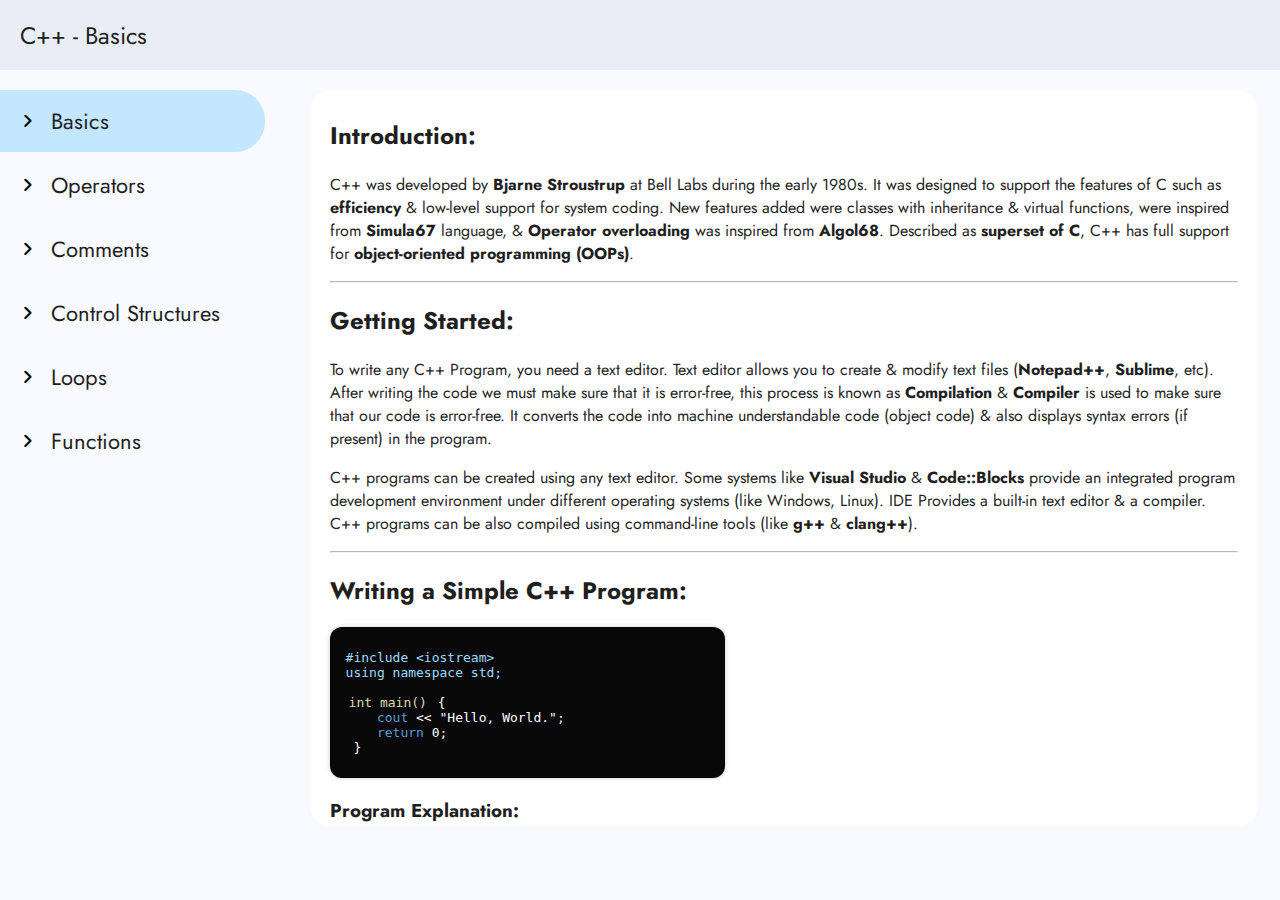
<file: index.html>
<!DOCTYPE html>
<html lang="en">

<head>
    <meta charset="UTF-8">
    <meta name="viewport" content="width=device-width, initial-scale=1.0">
    <title>C++ Programming - Basics</title>
    <!-- Material Icons-->
    <link rel="stylesheet" href="https://fonts.googleapis.com/css2?family=Material+Symbols+Rounded">
    <!-- Fontawesome -->
    <link rel="stylesheet" href="https://cdnjs.cloudflare.com/ajax/libs/font-awesome/6.5.2/css/all.min.css"
        integrity="sha512-SnH5WK+bZxgPHs44uWIX+LLJAJ9/2PkPKZ5QiAj6Ta86w+fsb2TkcmfRyVX3pBnMFcV7oQPJkl9QevSCWr3W6A=="
        crossorigin="anonymous" referrerpolicy="no-referrer">
    <!-- Custom CSS -->
    <link rel="stylesheet" href="/src/styles/styles.css?cache_refresh">
    <link rel="stylesheet" href="/src/styles/code.css?cache_refresh">
    <!-- Javascript -->
    <script src="/src/scripts/main.js"></script>
</head>

<body>
    <!-- Navigation Bar -->
    <nav>
        <ul>
            <li onclick="toggleSidebar()"><a><span class="material-symbols-rounded">menu</span></a></li>
            <li><a href="#">C++ - Basics</a></li>
        </ul>
    </nav>

    <aside class="sidebar" id="sidebar">
        <div class="closeBtn"><span onclick="toggleSidebar()" class="material-symbols-rounded">close</span></div>
        <div class="navigationContainer">
            <ul class="dropdown-menu">
                <li class="active">
                    <div class="navLink">
                        <button class="dropdown-toggle"></button>
                        <a href="/index">Basics</a>
                    </div>
                    <ul class="dropdown-content">
                        <li><a href="/index#introduction">Introduction</a></li>
                        <li><a href="/index#getting-started">Getting Started</a></li>
                        <li><a href="/index#simple-program">Writing a Simple Program</a></li>
                        <li><a href="/index#data-types">Data Types</a></li>
                        <li><a href="/index#variables">Variables</a></li>
                        <li><a href="/index#constants">Constants</a></li>
                    </ul>
                </li>
                <li>
                    <div class="navLink">
                        <button class="dropdown-toggle"></button>
                        <a href="/pages/operators#introduction">Operators</a>
                    </div>
                    <ul class="dropdown-content">
                        <li><a href="/pages/operators#introduction">Introduction</a></li>
                        <li><a href="/pages/operators#arithmetic">Arithmetic Operators</a></li>
                        <li><a href="/pages/operators#relational">Relational Operators</a></li>
                        <li><a href="/pages/operators#assignment">Assignment Operators</a></li>
                        <li><a href="/pages/operators#logical">Logical Operators</a></li>
                    </ul>
                </li>
                <li>
                    <div class="navLink">
                        <button class="dropdown-toggle"></button>
                        <a href="/pages/comments#introduction">Comments</a>
                    </div>
                    <ul class="dropdown-content">
                        <li><a href="/pages/comments#introduction">Introduction</a></li>
                    </ul>
                </li>
                <li>
                    <div class="navLink">
                        <button class="dropdown-toggle"></button>
                        <a href="/pages/control-structures#introduction">Control Structures</a>
                    </div>
                    <ul class="dropdown-content">
                        <li><a href="/pages/control-structures#introduction">Introduction</a></li>
                    </ul>
                </li>
                <li>
                    <div class="navLink">
                        <button class="dropdown-toggle"></button>
                        <a href="/pages/loops#introduction">Loops</a>
                    </div>
                    <ul class="dropdown-content">
                        <li><a href="/pages/loops#introduction">Introduction</a></li>
                    </ul>
                </li>
                <li>
                    <div class="navLink">
                        <button class="dropdown-toggle"></button>
                        <a href="/pages/functions#introduction">Functions</a>
                    </div>
                    <ul class="dropdown-content">
                        <li><a href="/pages/functions#introduction">Introduction</a></li>
                    </ul>
                </li>
            </ul>
        </div>
    </aside>

    <div class="content">
        <main id="introduction">
            <h2>Introduction:</h2>
            <p>C++ was developed by <strong>Bjarne Stroustrup</strong> at Bell Labs during the early 1980s. It was
                designed
                to
                support the features of C such as <strong>efficiency</strong> & low-level support for system coding. New
                features
                added were classes with inheritance & virtual functions, were inspired from <strong>Simula67</strong>
                language, &
                <strong>Operator overloading</strong> was inspired from <strong>Algol68</strong>. Described as
                <strong>superset of
                    C</strong>, C++ has full support for <strong>object-oriented programming (OOPs)</strong>.
            </p>
        </main>

        <hr>

        <section id="getting-started">
            <h2>Getting Started:</h2>
            <p>To write any C++ Program, you need a text editor. Text editor allows you to create & modify text files
                (<strong>Notepad++</strong>, <strong>Sublime</strong>, etc). After writing the code we must make sure
                that it is
                error-free, this process is known as <strong>Compilation</strong> & <strong>Compiler</strong> is used to
                make sure
                that our code is error-free. It converts the code into machine understandable code (object code) & also
                displays
                syntax errors (if present) in the program.</p>
            <p>C++ programs can be created using any text editor. Some systems like <strong>Visual Studio</strong> &
                <strong>Code::Blocks</strong> provide an integrated program development environment under different
                operating
                systems (like Windows, Linux). IDE Provides a built-in text editor & a compiler. C++ programs can be
                also compiled
                using command-line tools (like <strong>g++</strong> & <strong>clang++</strong>).
            </p>
        </section>

        <hr>

        <section id="simple-program">
            <h2>Writing a Simple C++ Program:</h2>
            <div class="code">
                <pre>
<span class="header">#include &lt;iostream&gt;
using namespace std;</span>
            
<span class="function">int main()</span> {
    <span class="keyword">cout</span> &lt;&lt "Hello, World.";
    <span class="keyword">return</span> 0;
 }        
</pre>
            </div>
            <h3>Program Explanation:</h3>
            <p>Here the <code class="highlight header">#include &lt;iostream&gt;</code> in the program deals with
                including of
                header file (iostream is Input-Output Stream, also known as Preprocessor Directive) it is needed to
                support all
                built-in functions like <code class="highlight keyword">cout</code> (in this example), <code
                    class="highlight header">using namespace std;</code> allows us to access elements from Standard C++
                Library.</p>
            <p>The the fourth line is the Main Function within the body of which you start writing the code for your
                program. Every
                C++ Program must include one & only one main function.</p>
            <p>The code written between the curly braces { } is the program body, the 5th line will output the text
                enclosed in
                quotation marks ("") on the console. The sixth line <code class="highlight keyword">return 0;</code> is
                used to
                indicate that the program is executed successfully.</p>
            <h3>Program Output:</h3>
            <div class="code">
                <pre>
Hello, World.		   
            	</pre>
            </div>
        </section>

        <hr>

        <section id="data-types">
            <h2>Data Types:</h2>
            <p>The chart below shows various data types in C++,</p>
            <a href="/src/images/data-types.png"><img src="/src/images/data-types.png" class="dataTypeImg"></a>
            <h3>Basic Datatypes:</h3>
            <ol type="1">
                <li><strong>int:</strong> It stands for 'integer' and is used to represent whole numbers.</li>
                <li><strong>char:</strong> It stands for 'character' and is used to represent characters such as
                    letters.</li>
                <li><strong>float:</strong> It is used to represent decimal numbers with upto 6-7 digits.</li>
                <li><strong>double:</strong> It is similar to float but can hold more decimal places with upto 15-16
                    digits.</li>
                <li><strong>void:</strong> It is used as the return type for functions that do not return a value.</li>
            </ol>
        </section>

        <hr>

        <section id="variables">
            <h2>Variables:</h2>
            <p>Variables are used to store information/data. The data stored in a variable can be changed during program
                execution.
                In C++ all variables must be declared before use.</p>
            <h3>Rules for Declaring Variables in C++:</h3>
            <ol type="i">
                <li>Variable names must start with a letter (A to Z) & (a to z).</li>
                <li>Data type must be specified before declaring the variable name.</li>
                <li>Keywords (like <code class="highlight keyword">int</code>, <code
                        class="highlight keyword">float</code>, <code class="highlight keyword">return</code>, <code
                        class="highlight keyword">char</code>) cannot be used as
                    variables name.</li>
                <li>Variables with two same names can't be declared.</li>
                <li>Variables cannot contain whitespaces.</li>
                <li>Variables cannot contain special characters except underscores.</li>
            </ol>
            <br>
            <h3>Syntax for Declaration of a Variable:</h3>
            <div class="code">
                <pre>
<span class="keyword">datatype</span> <span class="variable">variable_name</span>;
                </pre>
            </div>

            <h3>Example:</h3>
            <div class="code">
                <pre>
<span class="header">#include &lt;iostream&gt;
using namespace std;</span>

<span class="function">int main()</span> {
    <span class="keyword">int</span> <span class="variable">myVar</span> = 58;  
    <span class="comment">/*Declares a variable named myVar 
    and assigns integer value of 58 to it*/</span>
    <span class="keyword">return</span> 0;
}        
                </pre>
            </div>
        </section>

        <hr>

        <section id="constants">
            <h2>Constants:</h2>
            <p>Constants are declared with the <strong>"const"</strong> keyword, a type, their name, and an assignment
                of their
                constant value. This value must match the declared type, & its fixed (constant) for the duration of the
                programs.</p>
            <h3>Example:</h3>
            <div class="code">
                <pre>
<span class="header">#include &lt;iostream&gt;
using namespace std;</span>
        
<span class="function">int main()</span> {
    <span class="keyword">const int</span> <span class="variable">pie</span> = 3.14;  
    <span class="comment">/*Declares a constant named pie
    and assigns integer value of 3.14 to it*/</span>
    <span class="keyword">return</span> 0;
}        
                </pre>
            </div>
        </section>

        <hr>

        <section>
            <h2>Congratulations!</h2>
            <p>Welcome to the programming club! You finished learning the basics of C++!</p>
        </section>

        <hr>

        <footer>
            <h3>Next: <a href="/pages/operators.html">Operators in C++</a></h3>
            <p>Found any Error or Mistake? <a href="mailto:dhirenvasnani+cpp@gmail.com">Let me know by clicking here</a>
            </p>
        </footer>

    </div>
</body>

</html>
</file>
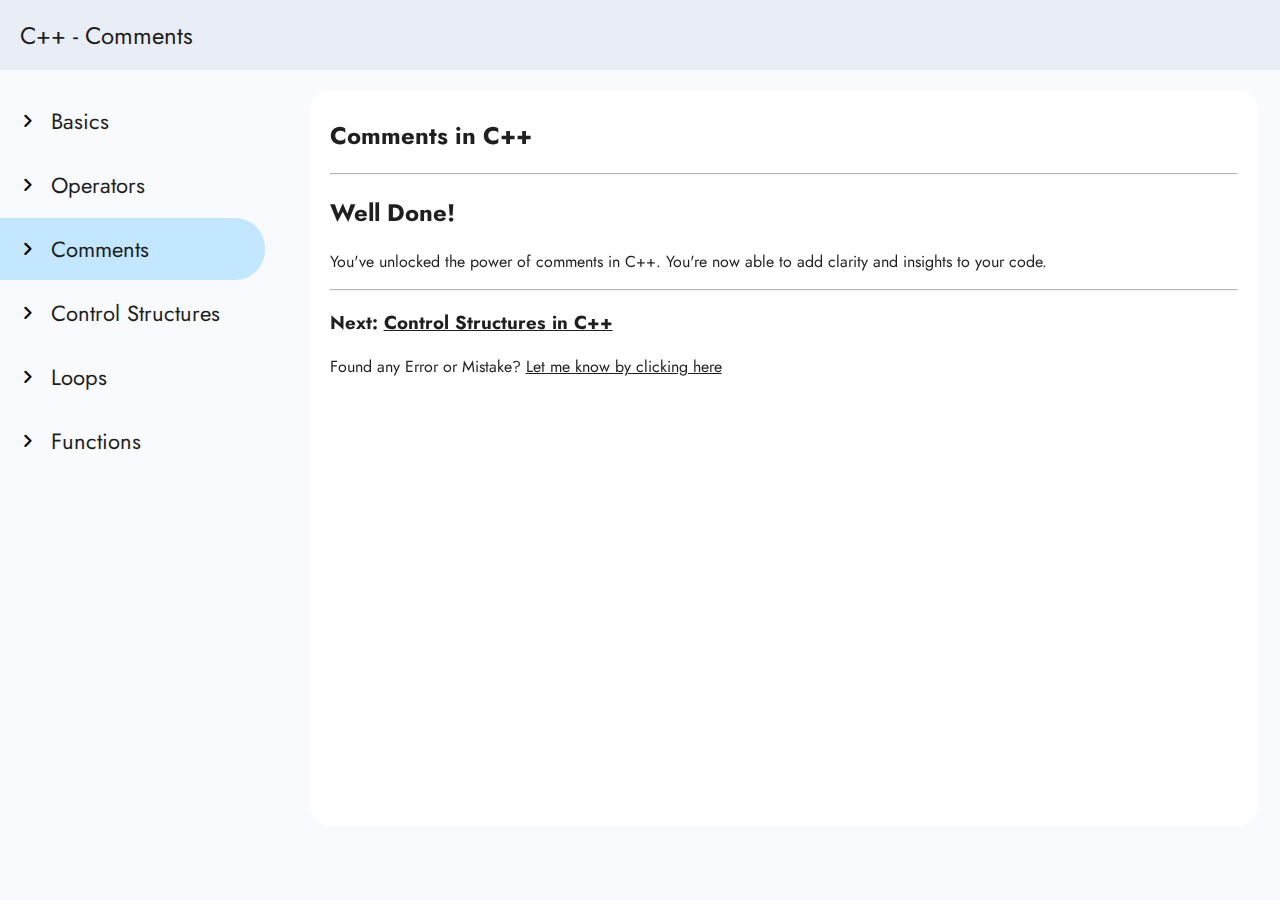
<file: pages/comments.html>
<!DOCTYPE html>
<html lang="en">

<head>
    <meta charset="UTF-8">
    <meta name="viewport" content="width=device-width, initial-scale=1.0">
    <title>C++ Programming - Comments</title>
    <!-- Material Icons-->
    <link rel="stylesheet" href="https://fonts.googleapis.com/css2?family=Material+Symbols+Rounded">
    <!-- Fontawesome -->
    <link rel="stylesheet" href="https://cdnjs.cloudflare.com/ajax/libs/font-awesome/6.5.2/css/all.min.css"
        integrity="sha512-SnH5WK+bZxgPHs44uWIX+LLJAJ9/2PkPKZ5QiAj6Ta86w+fsb2TkcmfRyVX3pBnMFcV7oQPJkl9QevSCWr3W6A=="
        crossorigin="anonymous" referrerpolicy="no-referrer">
    <!-- Custom CSS -->
    <link rel="stylesheet" href="/src/styles/styles.css?cache_refresh">
    <link rel="stylesheet" href="/src/styles/code.css?cache_refresh">
    <!-- Javascript -->
    <script src="/src/scripts/main.js"></script>
</head>

<body>
    <!-- Navigation Bar -->
    <nav>
        <ul>
            <li onclick="toggleSidebar()"><a><span class="material-symbols-rounded">menu</span></a></li>
            <li><a href="#">C++ - Comments</a></li>
        </ul>
    </nav>

    <aside class="sidebar" id="sidebar">
        <div class="closeBtn"><span onclick="toggleSidebar()" class="material-symbols-rounded">close</span></div>
        <div class="navigationContainer">
            <ul class="dropdown-menu">
                <li>
                    <div class="navLink">
                        <button class="dropdown-toggle"></button>
                        <a href="/index">Basics</a>
                    </div>
                    <ul class="dropdown-content">
                        <li><a href="/index#introduction">Introduction</a></li>
                        <li><a href="/index#getting-started">Getting Started</a></li>
                        <li><a href="/index#simple-program">Writing a Simple Program</a></li>
                        <li><a href="/index#data-types">Data Types</a></li>
                        <li><a href="/index#variables">Variables</a></li>
                        <li><a href="/index#constants">Constants</a></li>
                    </ul>
                </li>
                <li>
                    <div class="navLink">
                        <button class="dropdown-toggle"></button>
                        <a href="/pages/operators#introduction">Operators</a>
                    </div>
                    <ul class="dropdown-content">
                        <li><a href="/pages/operators#introduction">Introduction</a></li>
                        <li><a href="/pages/operators#arithmetic">Arithmetic Operators</a></li>
                        <li><a href="/pages/operators#relational">Relational Operators</a></li>
                        <li><a href="/pages/operators#assignment">Assignment Operators</a></li>
                        <li><a href="/pages/operators#logical">Logical Operators</a></li>
                    </ul>
                </li>
                <li class="active">
                    <div class="navLink">
                        <button class="dropdown-toggle"></button>
                        <a href="/pages/comments#introduction">Comments</a>
                    </div>
                    <ul class="dropdown-content">
                        <li><a href="/pages/comments#introduction">Introduction</a></li>
                    </ul>
                </li>
                <li>
                    <div class="navLink">
                        <button class="dropdown-toggle"></button>
                        <a href="/pages/control-structures#introduction">Control Structures</a>
                    </div>
                    <ul class="dropdown-content">
                        <li><a href="/pages/control-structures#introduction">Introduction</a></li>
                    </ul>
                </li>
                <li>
                    <div class="navLink">
                        <button class="dropdown-toggle"></button>
                        <a href="/pages/loops#introduction">Loops</a>
                    </div>
                    <ul class="dropdown-content">
                        <li><a href="/pages/loops#introduction">Introduction</a></li>
                    </ul>
                </li>
                <li>
                    <div class="navLink">
                        <button class="dropdown-toggle"></button>
                        <a href="/pages/functions#introduction">Functions</a>
                    </div>
                    <ul class="dropdown-content">
                        <li><a href="/pages/functions#introduction">Introduction</a></li>
                    </ul>
                </li>
            </ul>
        </div>
    </aside>

    <div class="content">
        <main id="introduction">
           <h2>Comments in C++</h2>
        </main>

        <hr>

        <section>
            <h2>Well Done!</h2>
            <p>You've unlocked the power of comments in C++. You're now able to add clarity and insights to your code.</p>
        </section>

        <hr>

        <footer>
            <h3>Next: <a href="/pages/control-structures.html">Control Structures in C++</a></h3>
            <p>Found any Error or Mistake? <a href="mailto:dhirenvasnani+cpp@gmail.com">Let me know by clicking here</a>
            </p>
        </footer>

    </div>
</body>

</html>
</file>
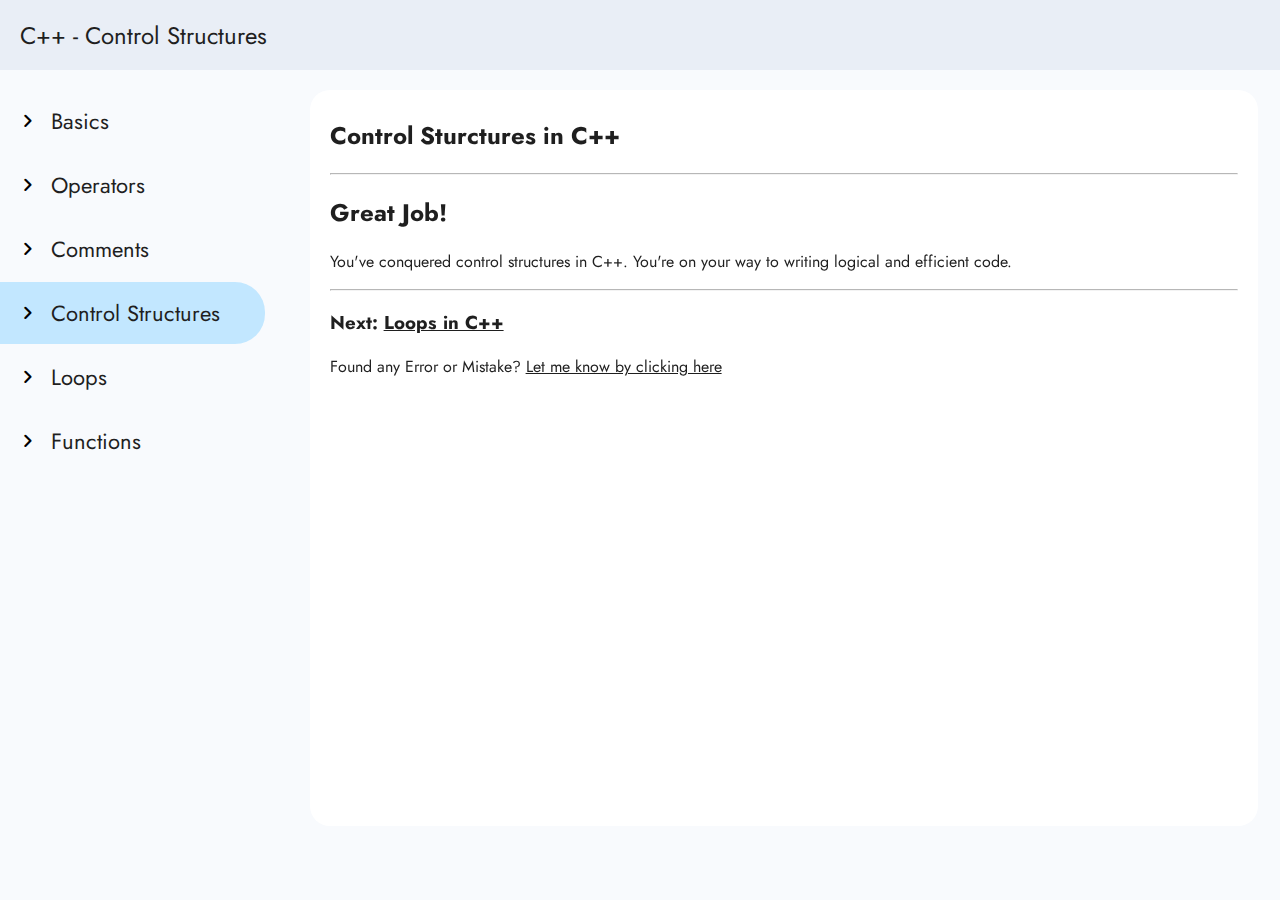
<file: pages/control-structures.html>
<!DOCTYPE html>
<html lang="en">

<head>
    <meta charset="UTF-8">
    <meta name="viewport" content="width=device-width, initial-scale=1.0">
    <title>C++ Programming - Control Structures</title>
    <!-- Material Icons-->
    <link rel="stylesheet" href="https://fonts.googleapis.com/css2?family=Material+Symbols+Rounded">
    <!-- Fontawesome -->
    <link rel="stylesheet" href="https://cdnjs.cloudflare.com/ajax/libs/font-awesome/6.5.2/css/all.min.css"
        integrity="sha512-SnH5WK+bZxgPHs44uWIX+LLJAJ9/2PkPKZ5QiAj6Ta86w+fsb2TkcmfRyVX3pBnMFcV7oQPJkl9QevSCWr3W6A=="
        crossorigin="anonymous" referrerpolicy="no-referrer">
    <!-- Custom CSS -->
    <link rel="stylesheet" href="/src/styles/styles.css?cache_refresh">
    <link rel="stylesheet" href="/src/styles/code.css?cache_refresh">
    <!-- Javascript -->
    <script src="/src/scripts/main.js"></script>
</head>

<body>
    <!-- Navigation Bar -->
    <nav>
        <ul>
            <li onclick="toggleSidebar()"><a><span class="material-symbols-rounded">menu</span></a></li>
            <li><a href="#">C++ - Control Structures</a></li>
        </ul>
    </nav>

    <aside class="sidebar" id="sidebar">
        <div class="closeBtn"><span onclick="toggleSidebar()" class="material-symbols-rounded">close</span></div>
        <div class="navigationContainer">
            <ul class="dropdown-menu">
                <li>
                    <div class="navLink">
                        <button class="dropdown-toggle"></button>
                        <a href="/index">Basics</a>
                    </div>
                    <ul class="dropdown-content">
                        <li><a href="/index#introduction">Introduction</a></li>
                        <li><a href="/index#getting-started">Getting Started</a></li>
                        <li><a href="/index#simple-program">Writing a Simple Program</a></li>
                        <li><a href="/index#data-types">Data Types</a></li>
                        <li><a href="/index#variables">Variables</a></li>
                        <li><a href="/index#constants">Constants</a></li>
                    </ul>
                </li>
                <li>
                    <div class="navLink">
                        <button class="dropdown-toggle"></button>
                        <a href="/pages/operators#introduction">Operators</a>
                    </div>
                    <ul class="dropdown-content">
                        <li><a href="/pages/operators#introduction">Introduction</a></li>
                        <li><a href="/pages/operators#arithmetic">Arithmetic Operators</a></li>
                        <li><a href="/pages/operators#relational">Relational Operators</a></li>
                        <li><a href="/pages/operators#assignment">Assignment Operators</a></li>
                        <li><a href="/pages/operators#logical">Logical Operators</a></li>
                    </ul>
                </li>
                <li>
                    <div class="navLink">
                        <button class="dropdown-toggle"></button>
                        <a href="/pages/comments#introduction">Comments</a>
                    </div>
                    <ul class="dropdown-content">
                        <li><a href="/pages/comments#introduction">Introduction</a></li>
                    </ul>
                </li>
                <li class="active">
                    <div class="navLink">
                        <button class="dropdown-toggle"></button>
                        <a href="/pages/control-structures#introduction">Control Structures</a>
                    </div>
                    <ul class="dropdown-content">
                        <li><a href="/pages/control-structures#introduction">Introduction</a></li>
                    </ul>
                </li>
                <li>
                    <div class="navLink">
                        <button class="dropdown-toggle"></button>
                        <a href="/pages/loops#introduction">Loops</a>
                    </div>
                    <ul class="dropdown-content">
                        <li><a href="/pages/loops#introduction">Introduction</a></li>
                    </ul>
                </li>
                <li>
                    <div class="navLink">
                        <button class="dropdown-toggle"></button>
                        <a href="/pages/functions#introduction">Functions</a>
                    </div>
                    <ul class="dropdown-content">
                        <li><a href="/pages/functions#introduction">Introduction</a></li>
                    </ul>
                </li>
            </ul>
        </div>
    </aside>

    <div class="content">
        <main id="introduction">
            <h2>Control Sturctures in C++</h2>
        </main>

        <hr>

        <section>
            <h2>Great Job!</h2>
            <p>You've conquered control structures in C++. You're on your way to writing logical and efficient code.</p>
        </section>

        <hr>

        <footer>
            <h3>Next: <a href="/pages/loops.html">Loops in C++</a></h3>
            <p>Found any Error or Mistake? <a href="mailto:dhirenvasnani+cpp@gmail.com">Let me know by clicking here</a>
            </p>
        </footer>

    </div>
</body>

</html>
</file>
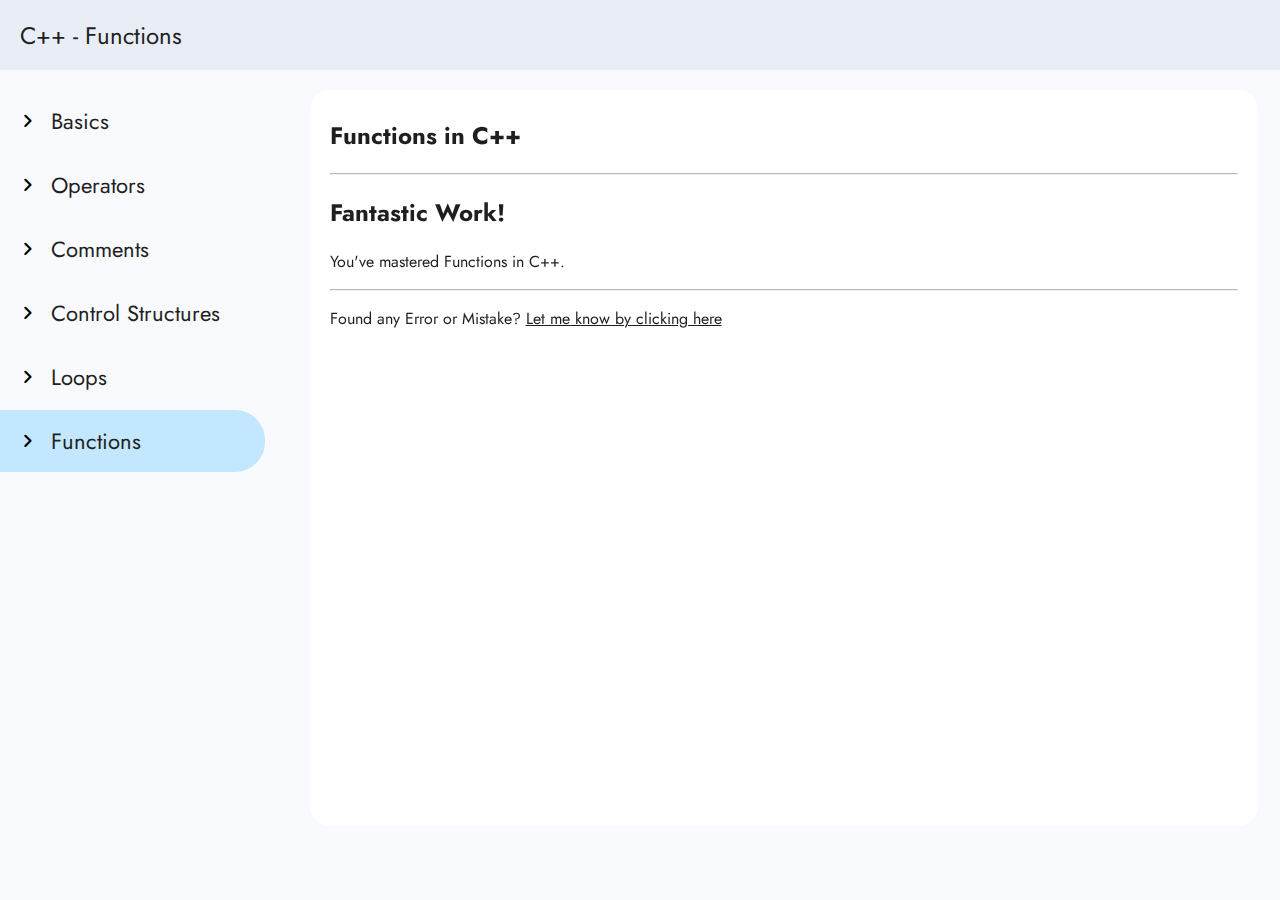
<file: pages/functions.html>
<!DOCTYPE html>
<html lang="en">

<head>
    <meta charset="UTF-8">
    <meta name="viewport" content="width=device-width, initial-scale=1.0">
    <title>C++ Programming - Functions</title>
    <!-- Material Icons-->
    <link rel="stylesheet" href="https://fonts.googleapis.com/css2?family=Material+Symbols+Rounded">
    <!-- Fontawesome -->
    <link rel="stylesheet" href="https://cdnjs.cloudflare.com/ajax/libs/font-awesome/6.5.2/css/all.min.css"
        integrity="sha512-SnH5WK+bZxgPHs44uWIX+LLJAJ9/2PkPKZ5QiAj6Ta86w+fsb2TkcmfRyVX3pBnMFcV7oQPJkl9QevSCWr3W6A=="
        crossorigin="anonymous" referrerpolicy="no-referrer">
    <!-- Custom CSS -->
    <link rel="stylesheet" href="/src/styles/styles.css?cache_refresh">
    <link rel="stylesheet" href="/src/styles/code.css?cache_refresh">
    <!-- Javascript -->
    <script src="/src/scripts/main.js"></script>
</head>

<body>
    <!-- Navigation Bar -->
    <nav>
        <ul>
            <li onclick="toggleSidebar()"><a><span class="material-symbols-rounded">menu</span></a></li>
            <li><a href="#">C++ - Functions</a></li>
        </ul>
    </nav>

    <aside class="sidebar" id="sidebar">
        <div class="closeBtn"><span onclick="toggleSidebar()" class="material-symbols-rounded">close</span></div>
        <div class="navigationContainer">
            <ul class="dropdown-menu">
                <li>
                    <div class="navLink">
                        <button class="dropdown-toggle"></button>
                        <a href="/index">Basics</a>
                    </div>
                    <ul class="dropdown-content">
                        <li><a href="/index#introduction">Introduction</a></li>
                        <li><a href="/index#getting-started">Getting Started</a></li>
                        <li><a href="/index#simple-program">Writing a Simple Program</a></li>
                        <li><a href="/index#data-types">Data Types</a></li>
                        <li><a href="/index#variables">Variables</a></li>
                        <li><a href="/index#constants">Constants</a></li>
                    </ul>
                </li>
                <li>
                    <div class="navLink">
                        <button class="dropdown-toggle"></button>
                        <a href="/pages/operators#introduction">Operators</a>
                    </div>
                    <ul class="dropdown-content">
                        <li><a href="/pages/operators#introduction">Introduction</a></li>
                        <li><a href="/pages/operators#arithmetic">Arithmetic Operators</a></li>
                        <li><a href="/pages/operators#relational">Relational Operators</a></li>
                        <li><a href="/pages/operators#assignment">Assignment Operators</a></li>
                        <li><a href="/pages/operators#logical">Logical Operators</a></li>
                    </ul>
                </li>
                <li>
                    <div class="navLink">
                        <button class="dropdown-toggle"></button>
                        <a href="/pages/comments#introduction">Comments</a>
                    </div>
                    <ul class="dropdown-content">
                        <li><a href="/pages/comments#introduction">Introduction</a></li>
                    </ul>
                </li>
                <li>
                    <div class="navLink">
                        <button class="dropdown-toggle"></button>
                        <a href="/pages/control-structures#introduction">Control Structures</a>
                    </div>
                    <ul class="dropdown-content">
                        <li><a href="/pages/control-structures#introduction">Introduction</a></li>
                    </ul>
                </li>
                <li>
                    <div class="navLink">
                        <button class="dropdown-toggle"></button>
                        <a href="/pages/loops#introduction">Loops</a>
                    </div>
                    <ul class="dropdown-content">
                        <li><a href="/pages/loops#introduction">Introduction</a></li>
                    </ul>
                </li>
                <li class="active">
                    <div class="navLink">
                        <button class="dropdown-toggle"></button>
                        <a href="/pages/functions#introduction">Functions</a>
                    </div>
                    <ul class="dropdown-content">
                        <li><a href="/pages/functions#introduction">Introduction</a></li>
                    </ul>
                </li>
            </ul>
        </div>
    </aside>

    <div class="content">
        <main id="introduction">
            <h2>Functions in C++</h2>
        </main>

        <hr>

        <section>
            <h2>Fantastic Work!</h2>
            <p>You've mastered Functions in C++.</p>
        </section>

        <hr>

        <footer>
            <p>Found any Error or Mistake? <a href="mailto:dhirenvasnani+cpp@gmail.com">Let me know by clicking here</a>
            </p>
        </footer>

    </div>
</body>

</html>
</file>
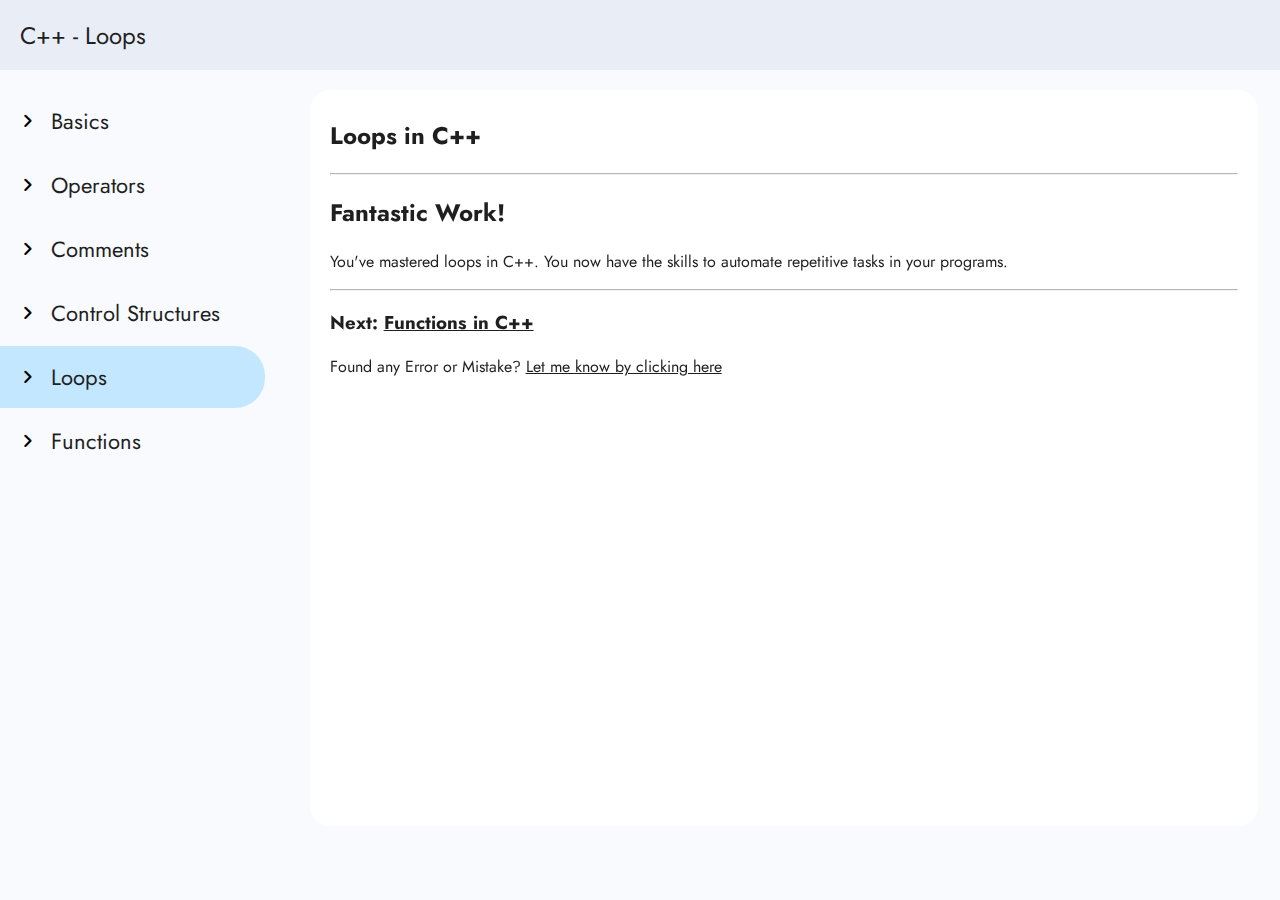
<file: pages/loops.html>
<!DOCTYPE html>
<html lang="en">

<head>
    <meta charset="UTF-8">
    <meta name="viewport" content="width=device-width, initial-scale=1.0">
    <title>C++ Programming - Loops</title>
    <!-- Material Icons-->
    <link rel="stylesheet" href="https://fonts.googleapis.com/css2?family=Material+Symbols+Rounded">
    <!-- Fontawesome -->
    <link rel="stylesheet" href="https://cdnjs.cloudflare.com/ajax/libs/font-awesome/6.5.2/css/all.min.css"
        integrity="sha512-SnH5WK+bZxgPHs44uWIX+LLJAJ9/2PkPKZ5QiAj6Ta86w+fsb2TkcmfRyVX3pBnMFcV7oQPJkl9QevSCWr3W6A=="
        crossorigin="anonymous" referrerpolicy="no-referrer">
    <!-- Custom CSS -->
    <link rel="stylesheet" href="/src/styles/styles.css?cache_refresh">
    <link rel="stylesheet" href="/src/styles/code.css?cache_refresh">
    <!-- Javascript -->
    <script src="/src/scripts/main.js"></script>
</head>

<body>
    <!-- Navigation Bar -->
    <nav>
        <ul>
            <li onclick="toggleSidebar()"><a><span class="material-symbols-rounded">menu</span></a></li>
            <li><a href="#">C++ - Loops</a></li>
        </ul>
    </nav>

    <aside class="sidebar" id="sidebar">
        <div class="closeBtn"><span onclick="toggleSidebar()" class="material-symbols-rounded">close</span></div>
        <div class="navigationContainer">
            <ul class="dropdown-menu">
                <li>
                    <div class="navLink">
                        <button class="dropdown-toggle"></button>
                        <a href="/index">Basics</a>
                    </div>
                    <ul class="dropdown-content">
                        <li><a href="/index#introduction">Introduction</a></li>
                        <li><a href="/index#getting-started">Getting Started</a></li>
                        <li><a href="/index#simple-program">Writing a Simple Program</a></li>
                        <li><a href="/index#data-types">Data Types</a></li>
                        <li><a href="/index#variables">Variables</a></li>
                        <li><a href="/index#constants">Constants</a></li>
                    </ul>
                </li>
                <li>
                    <div class="navLink">
                        <button class="dropdown-toggle"></button>
                        <a href="/pages/operators#introduction">Operators</a>
                    </div>
                    <ul class="dropdown-content">
                        <li><a href="/pages/operators#introduction">Introduction</a></li>
                        <li><a href="/pages/operators#arithmetic">Arithmetic Operators</a></li>
                        <li><a href="/pages/operators#relational">Relational Operators</a></li>
                        <li><a href="/pages/operators#assignment">Assignment Operators</a></li>
                        <li><a href="/pages/operators#logical">Logical Operators</a></li>
                    </ul>
                </li>
                <li>
                    <div class="navLink">
                        <button class="dropdown-toggle"></button>
                        <a href="/pages/comments#introduction">Comments</a>
                    </div>
                    <ul class="dropdown-content">
                        <li><a href="/pages/comments#introduction">Introduction</a></li>
                    </ul>
                </li>
                <li>
                    <div class="navLink">
                        <button class="dropdown-toggle"></button>
                        <a href="/pages/control-structures#introduction">Control Structures</a>
                    </div>
                    <ul class="dropdown-content">
                        <li><a href="/pages/control-structures#introduction">Introduction</a></li>
                    </ul>
                </li>
                <li class="active">
                    <div class="navLink">
                        <button class="dropdown-toggle"></button>
                        <a href="/pages/loops#introduction">Loops</a>
                    </div>
                    <ul class="dropdown-content">
                        <li><a href="/pages/loops#introduction">Introduction</a></li>
                    </ul>
                </li>
                <li>
                    <div class="navLink">
                        <button class="dropdown-toggle"></button>
                        <a href="/pages/functions#introduction">Functions</a>
                    </div>
                    <ul class="dropdown-content">
                        <li><a href="/pages/functions#introduction">Introduction</a></li>
                    </ul>
                </li>
            </ul>
        </div>
    </aside>

    <div class="content">
        <main id="introduction">
            <h2>Loops in C++</h2>
        </main>

        <hr>

        <section>
            <h2>Fantastic Work!</h2>
            <p>You've mastered loops in C++. You now have the skills to automate repetitive tasks in your programs.</p>
        </section>

        <hr>

        <footer>
            <h3>Next: <a href="/pages/functions.html">Functions in C++</a></h3>
            <p>Found any Error or Mistake? <a href="mailto:dhirenvasnani+cpp@gmail.com">Let me know by clicking here</a>
            </p>
        </footer>

    </div>
</body>

</html>
</file>
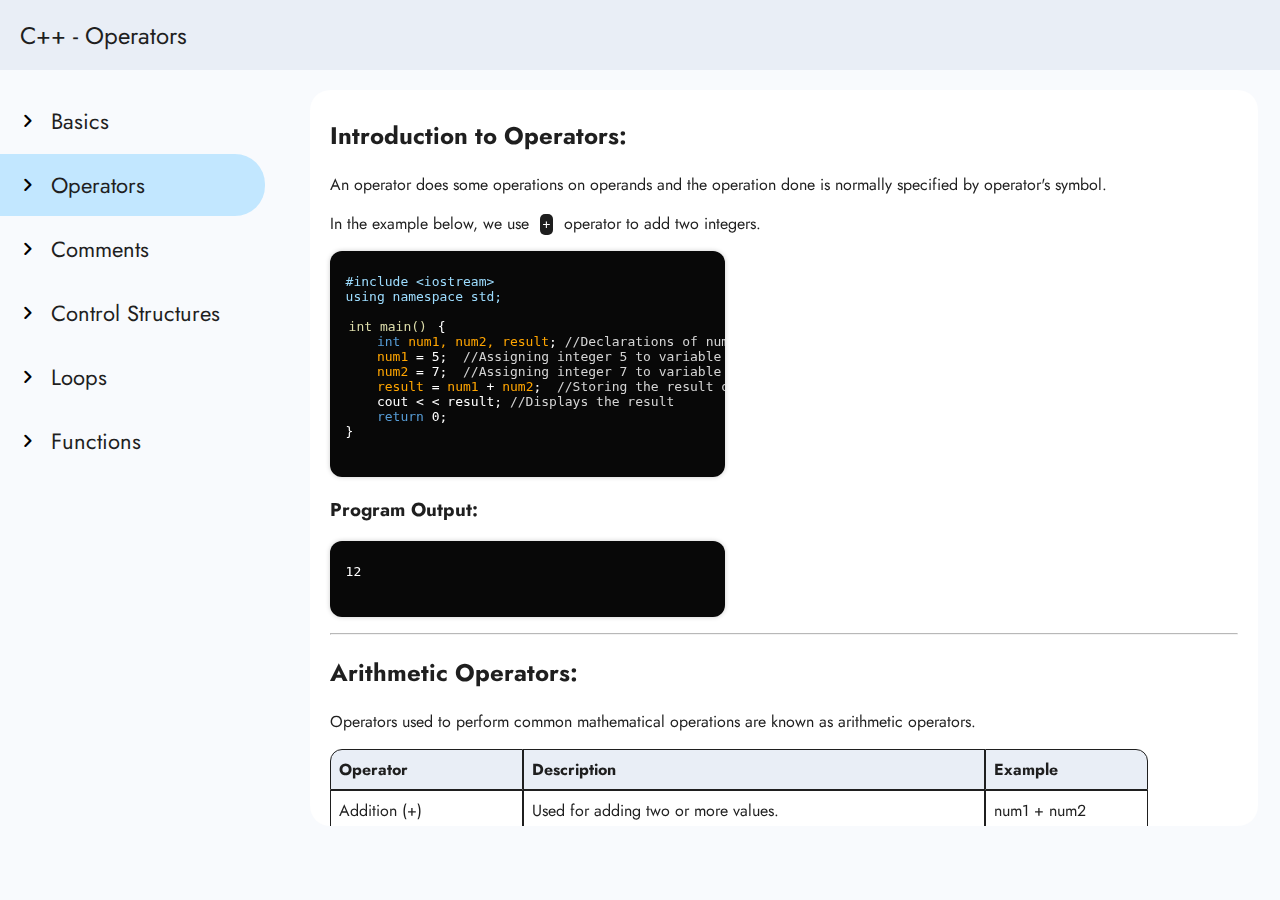
<file: pages/operators.html>
<!DOCTYPE html>
<html lang="en">

<head>
    <meta charset="UTF-8">
    <meta name="viewport" content="width=device-width, initial-scale=1.0">
    <title>C++ Programming - Operators</title>
    <!-- Material Icons-->
    <link rel="stylesheet" href="https://fonts.googleapis.com/css2?family=Material+Symbols+Rounded">
    <!-- Fontawesome -->
    <link rel="stylesheet" href="https://cdnjs.cloudflare.com/ajax/libs/font-awesome/6.5.2/css/all.min.css"
        integrity="sha512-SnH5WK+bZxgPHs44uWIX+LLJAJ9/2PkPKZ5QiAj6Ta86w+fsb2TkcmfRyVX3pBnMFcV7oQPJkl9QevSCWr3W6A=="
        crossorigin="anonymous" referrerpolicy="no-referrer">
    <!-- Custom CSS -->
    <link rel="stylesheet" href="/src/styles/styles.css?cache_refresh">
    <link rel="stylesheet" href="/src/styles/code.css?cache_refresh">
    <!-- Javascript -->
    <script src="/src/scripts/main.js"></script>
</head>

<body>
    <!-- Navigation Bar -->
    <nav>
        <ul>
            <li onclick="toggleSidebar()"><a><span class="material-symbols-rounded">menu</span></a></li>
            <li><a href="#">C++ - Operators</a></li>
        </ul>
    </nav>

    <aside class="sidebar" id="sidebar">
        <div class="closeBtn"><span onclick="toggleSidebar()" class="material-symbols-rounded">close</span></div>
        <div class="navigationContainer">
            <ul class="dropdown-menu">
                <li>
                    <div class="navLink">
                        <button class="dropdown-toggle"></button>
                        <a href="/index">Basics</a>
                    </div>
                    <ul class="dropdown-content">
                        <li><a href="/index#introduction">Introduction</a></li>
                        <li><a href="/index#getting-started">Getting Started</a></li>
                        <li><a href="/index#simple-program">Writing a Simple Program</a></li>
                        <li><a href="/index#data-types">Data Types</a></li>
                        <li><a href="/index#variables">Variables</a></li>
                        <li><a href="/index#constants">Constants</a></li>
                    </ul>
                </li>
                <li class="active">
                    <div class="navLink">
                        <button class="dropdown-toggle"></button>
                        <a href="/pages/operators">Operators</a>
                    </div>
                    <ul class="dropdown-content">
                        <li><a href="/pages/operators#introduction">Introduction</a></li>
                        <li><a href="/pages/operators#arithmetic">Arithmetic Operators</a></li>
                        <li><a href="/pages/operators#relational">Relational Operators</a></li>
                        <li><a href="/pages/operators#assignment">Assignment Operators</a></li>
                        <li><a href="/pages/operators#logical">Logical Operators</a></li>
                    </ul>
                </li>
                <li>
                    <div class="navLink">
                        <button class="dropdown-toggle"></button>
                        <a href="/pages/comments#introduction">Comments</a>
                    </div>
                    <ul class="dropdown-content">
                        <li><a href="/pages/comments#introduction">Introduction</a></li>
                    </ul>
                </li>
                <li>
                    <div class="navLink">
                        <button class="dropdown-toggle"></button>
                        <a href="/pages/control-structures#introduction">Control Structures</a>
                    </div>
                    <ul class="dropdown-content">
                        <li><a href="/pages/control-structures#introduction">Introduction</a></li>
                    </ul>
                </li>
                <li>
                    <div class="navLink">
                        <button class="dropdown-toggle"></button>
                        <a href="/pages/loops#introduction">Loops</a>
                    </div>
                    <ul class="dropdown-content">
                        <li><a href="/pages/loops#introduction">Introduction</a></li>
                    </ul>
                </li>
                <li>
                    <div class="navLink">
                        <button class="dropdown-toggle"></button>
                        <a href="/pages/functions#introduction">Functions</a>
                    </div>
                    <ul class="dropdown-content">
                        <li><a href="/pages/functions#introduction">Introduction</a></li>
                    </ul>
                </li>
            </ul>
        </div>
    </aside>

    <div class="content">
        <main id="introduction">
            <h2>Introduction to Operators:</h2>
            <p>An operator does some operations on operands and the operation done is normally specified by operator's
                symbol.
            </p>
            <p>In the example below, we use <code class="highlight operator">+</code> operator to add two integers.</p>
            <div class="code">
                <pre>
<span class="header">#include &lt;iostream&gt;
using namespace std;</span>
            
<span class="function">int main()</span> {               
    <span class="keyword">int</span> <span class="variable">num1, num2, result</span>; <span class="comment">//Declarations of num1, num2 & result variable</span>
    <span class="variable">num1</span> = 5;  <span class="comment">//Assigning integer 5 to variable `num1`</span>
    <span class="variable">num2</span> = 7;  <span class="comment">//Assigning integer 7 to variable `num2`</span>
    <span class="variable">result</span> = <span class="variable">num1</span> + <span class="variable">num2</span>;  <span class="comment">//Storing the result of addition in `result`</span>
    cout &lt; &lt; result; <span class="comment">//Displays the result</span>
    <span class="keyword">return</span> 0;
}              
                </pre>
            </div>

            <h3>Program Output:</h3>
            <div class="code">
                <pre>
<span>12</span>        	
                </pre>
            </div>
        </main>

        <hr>

        <section id="arithmetic">
            <h2>Arithmetic Operators:</h2>
            <p>Operators used to perform common mathematical operations are known as arithmetic operators.</p>
            <table>
                <tr>
                    <th>Operator</th>
                    <th>Description</th>
                    <th>Example</th>
                </tr>
                <tr>
                    <td>Addition (+)</td>
                    <td>Used for adding two or more values.</td>
                    <td>num1 + num2</td>
                </tr>
                <tr>
                    <td>Subtraction (-)</td>
                    <td>Used for subtracting one value from another.</td>
                    <td>num1 - num2</td>
                </tr>
                <tr>
                    <td>Multiplication (*)</td>
                    <td>Used for multiplying two or more values.</td>
                    <td>num1 * num2</td>
                </tr>
                <tr>
                    <td>Division (/)</td>
                    <td>Used for dividing one value by another.</td>
                    <td>num1 / num2</td>
                </tr>
                <tr>
                    <td>Modulus (%)</td>
                    <td>Returns the division remainder</td>
                    <td>num1 % num2</td>
                </tr>
                <tr>
                    <td>Increment (++)</td>
                    <td>Increases the value of a variable by 1</td>
                    <td>a++</td>
                </tr>
                <tr>
                    <td>Decrement (--)</td>
                    <td>Decreases the value of a variable by 1</td>
                    <td>a--</td>
                </tr>
            </table>
        </section>

        <hr>

        <section id="relational">
            <h2>Relational Operators:</h2>
            <p>Operators used for comparing numeric, character or logical data are known as Relational Operators. The
                result of
                comparision can be either true or false.</p>
            <table>
                <tr>
                    <th>Operator</th>
                    <th>Description</th>
                    <th>Example</th>
                </tr>
                <tr>
                    <td>Equal to (==)</td>
                    <td>Checks if two values are equal.</td>
                    <td>num1 == num2</td>
                </tr>
                <tr>
                    <td>Not Equal to (!=)</td>
                    <td>Checks if two values are not equal.</td>
                    <td>num1 != num2</td>
                </tr>
                <tr>
                    <td>Greater than (&gt;)</td>
                    <td>Checks if the left value is greater than right</td>
                    <td>num1 &gt; num2</td>
                </tr>
                <tr>
                    <td>Less than (&lt;)</td>
                    <td>Checks if the left value is less than right</td>
                    <td>num1 &lt; num2</td>
                </tr>
                <tr>
                    <td>Greater than equal to (&gt;=)</td>
                    <td>Checks if the left value is greater than equal to right</td>
                    <td>num1 &gt;= num2</td>
                </tr>
                <tr>
                    <td>Less than equal to (&lt;=)</td>
                    <td>Checks if the left value is less than or equal to right</td>
                    <td>num1 &lt;= num2</td>
                </tr>
            </table>
        </section>
        <hr>
        <section id="assignment">
            <h2>Assignment Operators:</h2>
            <p>Operators used for assigning values to the variables are called assignment operators. The left side
                operand of
                the assignment operator is a variable and right side operand of the assignment operator is a value.</p>
            <table>
                <tr>
                    <th>Operator</th>
                    <th>Description</th>
                    <th>Example</th>
                </tr>
                <tr>
                    <td>=</td>
                    <td>Assignment</td>
                    <td>x = 5;</td>
                </tr>
                <tr>
                    <td>+=</td>
                    <td>Add and assign</td>
                    <td>x += 3</td>
                </tr>
                <tr>
                    <td>-=</td>
                    <td>Subtract and assign</td>
                    <td>x -= 2</td>
                </tr>
                <tr>
                    <td>*=</td>
                    <td>Multiply and assign</td>
                    <td>x *= 4</td>
                </tr>
                <tr>
                    <td>/=</td>
                    <td>Divide and assign</td>
                    <td>x /= 2</td>
                </tr>
                <tr>
                    <td>%=</td>
                    <td>Modulus and assign</td>
                    <td>x %= 2</td>
                </tr>
            </table>
        </section>

        <hr>

        <section id="logical">
            <h2>Logical Operators:</h2>
            <p>Operators used to connect two or more conditions or expressions together are called logical operators.
            </p>
            <table>
                <tr>
                    <th>Operator</th>
                    <th>Description</th>
                    <th>Example</th>
                </tr>
                <tr>
                    <td>&&</td>
                    <td>Logical AND</td>
                    <td>x && y</td>
                </tr>
                <tr>
                    <td>||</td>
                    <td>Logical OR</td>
                    <td>x || y</td>
                </tr>
                <tr>
                    <td>!</td>
                    <td>Logical NOT</td>
                    <td>!x</td>
                </tr>
            </table>

            <hr>

            <section>
                <h2>Congratulations!</h2>
                <p>You've mastered the essential operators in C++. Now, you're equipped to manipulate data like a pro.
                </p>
            </section>

            <hr>

            <footer>
                <h3>Next: <a href="/pages/comments.html">Comments in C++</a></h3>
                <p>Found any Error or Mistake? <a href="mailto:dhirenvasnani+cpp@gmail.com">Let me know by clicking
                        here</a></p>

            </footer>
    </div>

    <footer>

    </footer>

</body>

</html>
</file>
<file: src/styles/styles.css>
html {
    scroll-behavior: smooth !important;
    color-scheme: var(--colorScheme);
}

/* Themes */
@media (prefers-color-scheme: light) {
    :root {
        --text: rgb(31, 31, 31);
        --background: rgb(255, 255, 255);
        --background1: rgb(248, 250, 253);
        --background2: rgb(233, 238, 246);
        --primary: rgb(60, 177, 185);
        --secondary: rgb(171, 223, 227);
        --accent: rgb(194, 231, 255);
        --hover: rgba(54, 54, 54, 0.1);
        --colorScheme: light;
    }
}

@media (prefers-color-scheme: dark) {
    :root {
        --text: rgb(249, 249, 249);
        --background: rgb(19, 19, 20);
        --background1: rgb(27, 27, 27);
        --background2: rgb(40, 42, 44);
        --primary: rgb(70, 187, 195);
        --secondary: rgb(28, 80, 84);
        --accent: rgb(0, 74, 119);
        --hover: rgba(233, 236, 236, 0.1);
        --colorScheme: dark;
    }
}

/* Font */
@font-face {
    font-family: Jost;
    font-style: normal;
    font-display: swap;
    src: url(/src/fonts/jost.ttf);
}

* {
    -webkit-tap-highlight-color: transparent;
}

body {
    background-color: var(--background);
    color: var(--text);
    font-family: Jost, Arial, sans-serif;
    padding: 20px;
    padding-block-start: 62px;
}

hr {
    color: var(--text);
    opacity: 0.7;
}

nav {
    width: 100%;
    margin: 0;
    position: fixed;
    top: 0;
    left: 0;
    background-color: var(--background2);
    height: 70px;
    display: flex;
    align-items: center;
    box-sizing: border-box;
    user-select: none;
    z-index: 20;
}

nav::before {
    content: ' ';
    background-color: var(--background);
    width: 22px;
    height: 22px;
    position: fixed;
    top: 70px;
    left: -1px;
    border-radius: 50% 0 0 0;
    box-shadow: 0 -10px 0 0 var(--background2);
    z-index: -1;
}

nav::after {
    content: ' ';
    background-color: var(--background);
    width: 22px;
    height: 22px;
    position: fixed;
    top: 70px;
    right: -1px;
    border-radius: 0 50% 0 0;
    box-shadow: 0 -10px 0 0 var(--background2);
}

nav ul {
    display: flex;
    align-items: center;
    list-style-type: none;
    gap: 10px;
    font-size: 24px;
    margin: 0 0 0 10px;
    padding: 0;
}

nav ul li {
    height: 25px;
}

nav .material-symbols-rounded {
    font-size: 30px;
    padding: 2px 4px;
    margin-block-start: 1px;
    border-radius: 6px;
    transition: 0.2s;
}

nav .material-symbols-rounded:hover {
    background-color: var(--hover);
    transition: 0.2s;
}

nav a,
.sidebar a {
    height: 100%;
    color: var(--text);
    text-decoration: none;
    display: flex;
    align-items: center;
}

/* Navigation Links */
.sidebar {
    background-color: var(--background1);
    display: flex;
    flex-direction: column;
    justify-content: flex-start;
    position: fixed;
    top: 0;
    left: 0;
    width: 70%;
    height: 100%;
    padding: 20px 20px 20px 0;
    border-radius: 0 20px 20px 0;
    box-sizing: border-box;
    transform: translateX(-100%);
    transition: all 0.3s ease-in-out;
    z-index: 20;
}

.active {
    background-color: var(--accent);
}

.sidebar .closeBtn {
    width: 100%;
    display: flex;
    justify-content: flex-end;
}

.sidebar .closeBtn .material-symbols-rounded {
    padding: 10px;
    border-radius: 50%;
}

.sidebar .closeBtn .material-symbols-rounded:hover {
    background-color: var(--hover);
}

.sidebar ul:not(.dropdown-content) {
    list-style-type: none;
    margin: 0;
    padding: 0;
    padding-block-start: 50px;
    font-size: 22px;
}

.sidebar li {
    width: 90%;
    padding: 15px;
    margin: 0;
    margin-block-end: 2px;
    border-radius: 0 30px 30px 0;
}

.sidebar>ul>li>a {
    width: 0%;
    margin-inline-start: 30px;
}

.sidebar ul li:not(.active):hover {
    background-color: var(--hover);
}

.sidebarOpen {
    transform: translateX(0);
}

.content {
    background-color: var(--background);
    margin: 0;
    padding: 0;
}

.dataTypeImg {
    fill: var(--text) !important;
    width: 100%;
    border-radius: 12px;
}

table {
    border-collapse: separate;
    border-spacing: 0;
    width: 90%;
    margin: 1em;
    margin-inline-start: 0;
}

table tr:first-child th:first-child {
    border-top-left-radius: 12px;
}

table tr:first-child th:last-child {
    border-top-right-radius: 12px;
}

table tr:last-child td:first-child {
    border-bottom-left-radius: 12px;
}

table tr:last-child td:last-child {
    border-bottom-right-radius: 12px;
}

th,
td {
    border: 1px solid var(--text);
    padding: 8px;
    text-align: left;
}

th {
    background-color: var(--background2);
}

footer a,
section a {
    color: var(--text);
}

@media (width > 720px) {
    body {
        background-color: var(--background1);
    }

    nav::before,
    nav::after {
        display: none;
    }

    nav .material-symbols-rounded,
    .sidebar .closeBtn {
        display: none;
    }

    .content {
        position: fixed;
        width: 71%;
        height: 80vh;
        overflow-y: auto;
        margin-block: 20px;
        margin-inline: 10px;
        padding-block: 8px;
        padding-inline: 20px;
        margin-inline-start: 22%;
        border-radius: 20px;
        scroll-behavior: smooth !important;
    }

    .sidebar {
        display: flex;
        width: 22%;
        transform: translateX(0);
        padding-block-start: 40px;
        z-index: 15;
    }

    .dataTypeImg {
        width: 60%;
    }
}

.navLink {
    display: flex;
    flex-direction: row;
    justify-content: flex-start;
    align-items: center;
}

.navLink a {
    width: 100%;
    height: 100%;
}

.dropdown-menu {
    list-style-type: none;
    padding: 0;
    margin: 0;
    box-sizing: border-box;
    position: relative;
}

.dropdown-menu>li {
    position: relative;
}

.dropdown-toggle {
    background: none;
    border: none;
    cursor: pointer;
    font-size: 1em;
    text-align: left;
    display: flex;
    justify-content: space-between;
    align-items: center;
}

.dropdown-toggle:before {
    font-family: 'Material Symbols Rounded';
    content: 'chevron_right';
    margin-inline-end: 6px;
    font-size: 1em;
    transition: transform 0.3s;
}

.dropdown-content {
    display: none;
    list-style-type: none;
    margin: 0;
    padding: 0;
    padding-top: 20px;
}

.dropdown-content>li {
    padding: 5px 10px 5px 35px;
    font-size: 18px;
    position: relative;
    width: fit-content;
}

.dropdown-content li a {
    width: fit-content;
}

.dropdown-toggle {
    position: relative;
    padding-left: 30px;
}

.dropdown-toggle:before {
    font-family: 'Material Symbols Rounded';
    content: 'chevron_right';
    margin-inline-end: 6px;
    font-size: 1.2em;
    transition: transform 0.3s;
    position: absolute;
    left: 0;
}

.dropdown-content>li:before {
    content: '';
    position: absolute;
    top: -5px;
    left: 11px;
    bottom: -5px;
    width: 2px;
    background-color: #ccc;
}

.dropdown-content>li:after {
    content: '';
    position: absolute;
    top: 16px;
    left: 12px;
    height: 2px;
    width: 20px;
    background-color: #ccc;
}

.dropdown-content>li:first-child:before {
    top: 0px;
    height: 50px;
}

.dropdown-content>li:last-child:before {
    top: -2px;
    height: 20px;
}

.dropdown-toggle.active:before {
    transform: rotate(90deg);
}
</file>
<file: src/styles/code.css>
.code {
    background-color: #080808;
    width: 90%;
    margin: 1em;
    margin-inline-start: 0;
    border-radius: 12px;
    padding: 10px 16px;
    overflow-y: scroll;
    box-shadow: 0px 0px 5px rgba(0, 0, 0, 0.2);
}

.code pre {
    color: #fff;
}

.keyword {
    color: #569cd6;
}

.string {
    color: #ce9178;
}

.comment {
    color: #608b4e;
}

.header {
    color: #9cdcfe;
}

.function {
    color: #dcdcaa;
    padding: 3px;
}

.comment {
    color: #d4d4d4;
}

.variable {
    color: orange;
}

.operator {
    color: #fff;
}

.highlight {
    background-color: #1e1e1e;
    margin: 0 6px;
    padding: 3px;
    border-radius: 5px;
}

.data-types {
    width: 100%;
    height: auto;
    border-radius: 8px;
}

.variables {
    list-style: i;
}

@media (width > 720px) {
    .code {
        width: 40%;
    }
}
</file>
